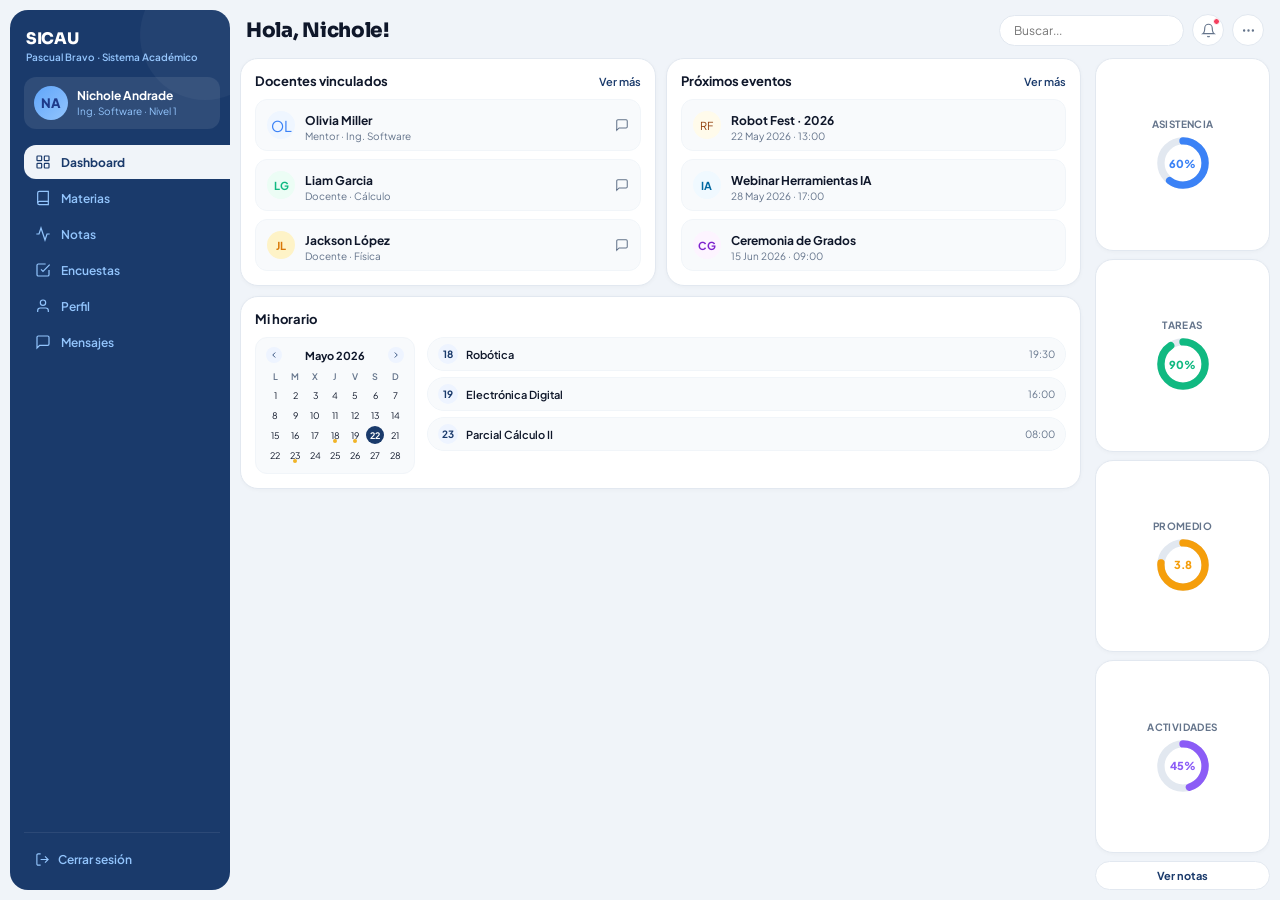
<file: SICAU.html>
<!doctype html>
<html lang="es">
  <head>
    <meta charset="UTF-8" />
    <meta name="viewport" content="width=device-width, initial-scale=1.0" />
    <title>SICAU — Pascual Bravo</title>
    <link
      href="https://fonts.googleapis.com/css2?family=Plus+Jakarta+Sans:ital,wght@0,300;0,400;0,500;0,600;0,700;0,800;1,400&family=Sora:wght@600;700;800&display=swap"
      rel="stylesheet"
    />
    <link rel="stylesheet" href="SICAU.css" />
  </head>
  <body>
    <div class="app">
      <!-- SIDEBAR -->
      <div class="sidebar">
        <div class="sb-brand">
          <div class="b-name">SICAU</div>
          <div class="b-sub">Pascual Bravo · Sistema Académico</div>
        </div>
        <div class="sb-user">
          <div class="av" id="sidebarAv"><span class="av-text">NA</span></div>
          <div>
            <div class="u-name">Nichole Andrade</div>
            <div class="u-prog">Ing. Software · Nivel 1</div>
          </div>
        </div>
        <nav class="sb-nav">
          <div class="nav-item active" onclick="goTo('dashboard', this)">
            <svg viewBox="0 0 24 24">
              <rect x="3" y="3" width="7" height="7" rx="1" />
              <rect x="14" y="3" width="7" height="7" rx="1" />
              <rect x="3" y="14" width="7" height="7" rx="1" />
              <rect x="14" y="14" width="7" height="7" rx="1" />
            </svg>
            Dashboard
          </div>
          <div class="nav-item" onclick="goTo('materias', this)">
            <svg viewBox="0 0 24 24">
              <path d="M4 19.5A2.5 2.5 0 016.5 17H20" />
              <path
                d="M6.5 2H20v20H6.5A2.5 2.5 0 014 19.5v-15A2.5 2.5 0 016.5 2z"
              />
            </svg>
            Materias
          </div>
          <div class="nav-item" onclick="goTo('notas', this)">
            <svg viewBox="0 0 24 24">
              <polyline points="22 12 18 12 15 21 9 3 6 12 2 12" />
            </svg>
            Notas
          </div>
          <div class="nav-item" onclick="goTo('encuestas', this)">
            <svg viewBox="0 0 24 24">
              <path d="M9 11l3 3L22 4" />
              <path d="M21 12v7a2 2 0 01-2 2H5a2 2 0 01-2-2V5a2 2 0 012-2h11" />
            </svg>
            Encuestas
          </div>
          <div class="nav-item" onclick="goTo('perfil', this)">
            <svg viewBox="0 0 24 24">
              <path d="M20 21v-2a4 4 0 00-4-4H8a4 4 0 00-4 4v2" />
              <circle cx="12" cy="7" r="4" />
            </svg>
            Perfil
          </div>
          <div class="nav-item" onclick="goTo('mensajes', this)">
            <svg viewBox="0 0 24 24">
              <path
                d="M21 15a2 2 0 01-2 2H7l-4 4V5a2 2 0 012-2h14a2 2 0 012 2z"
              />
            </svg>
            Mensajes
          </div>
        </nav>
        <div class="sb-bottom">
          <div class="logout" onclick="cerrarSesion()">
            <svg viewBox="0 0 24 24">
              <path d="M9 21H5a2 2 0 01-2-2V5a2 2 0 012-2h4" />
              <polyline points="16 17 21 12 16 7" />
              <line x1="21" y1="12" x2="9" y2="12" />
            </svg>
            Cerrar sesión
          </div>
        </div>
      </div>

      <!-- MAIN -->
      <div class="main">
        <div class="topbar">
          <div class="topbar-title" id="pageTitle">Hola, Nichole!</div>
          <div class="topbar-right">
            <input type="text" class="search" placeholder="Buscar..." />
            <div class="icon-btn">
              <svg viewBox="0 0 24 24">
                <path d="M18 8A6 6 0 006 8c0 7-3 9-3 9h18s-3-2-3-9" />
                <path d="M13.73 21a2 2 0 01-3.46 0" />
              </svg>
              <div class="notif-dot"></div>
            </div>
            <div class="icon-btn">
              <svg viewBox="0 0 24 24">
                <circle cx="12" cy="12" r="1" />
                <circle cx="19" cy="12" r="1" />
                <circle cx="5" cy="12" r="1" />
              </svg>
            </div>
          </div>
        </div>

        <!-- DASHBOARD -->
        <div id="page-dashboard" class="page active">
          <div class="dash-grid">
            <div class="left-col">
              <div class="g2">
                <div class="card">
                  <div class="card-head">
                    <span class="card-title">Docentes vinculados</span
                    ><span class="card-link">Ver más</span>
                  </div>
                  <div class="sub-row">
                    <div
                      class="mini-av"
                      style="
                        background: #eff6ff;
                        color: #3b82f6;
                        font-size: 15px;
                        font-weight: 400;
                      "
                    >
                      OL
                    </div>
                    <div>
                      <strong>Olivia Miller</strong
                      ><small>Mentor · Ing. Software</small>
                    </div>
                    <span class="ml-auto chat-ic"
                      ><svg viewBox="0 0 24 24">
                        <path
                          d="M21 15a2 2 0 01-2 2H7l-4 4V5a2 2 0 012-2h14a2 2 0 012 2z"
                        /></svg
                    ></span>
                  </div>
                  <div class="sub-row">
                    <div
                      class="mini-av"
                      style="
                        background: #ecfdf5;
                        color: #10b981;
                        font-size: 11px;
                      "
                    >
                      LG
                    </div>
                    <div>
                      <strong>Liam Garcia</strong
                      ><small>Docente · Cálculo</small>
                    </div>
                    <span class="ml-auto chat-ic"
                      ><svg viewBox="0 0 24 24">
                        <path
                          d="M21 15a2 2 0 01-2 2H7l-4 4V5a2 2 0 012-2h14a2 2 0 012 2z"
                        /></svg
                    ></span>
                  </div>
                  <div class="sub-row">
                    <div
                      class="mini-av"
                      style="
                        background: #fef3c7;
                        color: #d97706;
                        font-size: 11px;
                      "
                    >
                      JL
                    </div>
                    <div>
                      <strong>Jackson López</strong
                      ><small>Docente · Física</small>
                    </div>
                    <span class="ml-auto chat-ic"
                      ><svg viewBox="0 0 24 24">
                        <path
                          d="M21 15a2 2 0 01-2 2H7l-4 4V5a2 2 0 012-2h14a2 2 0 012 2z"
                        /></svg
                    ></span>
                  </div>
                </div>
                <div class="card">
                  <div class="card-head">
                    <span class="card-title">Próximos eventos</span
                    ><span class="card-link">Ver más</span>
                  </div>
                  <div class="sub-row">
                    <div
                      class="mini-av"
                      style="
                        background: #fffbeb;
                        font-size: 11px;
                        color: #92400e;
                        font-weight: 400;
                      "
                    >
                      RF
                    </div>
                    <div>
                      <strong>Robot Fest · 2026</strong
                      ><small>22 May 2026 · 13:00</small>
                    </div>
                  </div>
                  <div class="sub-row">
                    <div
                      class="mini-av"
                      style="
                        background: #f0f9ff;
                        font-size: 11px;
                        color: #0369a1;
                      "
                    >
                      IA
                    </div>
                    <div>
                      <strong>Webinar Herramientas IA</strong
                      ><small>28 May 2026 · 17:00</small>
                    </div>
                  </div>
                  <div class="sub-row">
                    <div
                      class="mini-av"
                      style="
                        background: #fdf4ff;
                        font-size: 11px;
                        color: #7e22ce;
                      "
                    >
                      CG
                    </div>
                    <div>
                      <strong>Ceremonia de Grados</strong
                      ><small>15 Jun 2026 · 09:00</small>
                    </div>
                  </div>
                </div>
              </div>

              <div class="card">
                <div class="card-head">
                  <span class="card-title">Mi horario</span>
                </div>
                <div class="cal-wrap">
                  <div class="mini-cal">
                    <div class="cal-header">
                      <div class="cal-nav">
                        <svg viewBox="0 0 24 24">
                          <polyline points="15 18 9 12 15 6" />
                        </svg>
                      </div>
                      <span>Mayo 2026</span>
                      <div class="cal-nav">
                        <svg viewBox="0 0 24 24">
                          <polyline points="9 18 15 12 9 6" />
                        </svg>
                      </div>
                    </div>
                    <div class="cal-days">
                      <span class="day-lbl">L</span
                      ><span class="day-lbl">M</span
                      ><span class="day-lbl">X</span
                      ><span class="day-lbl">J</span
                      ><span class="day-lbl">V</span
                      ><span class="day-lbl">S</span
                      ><span class="day-lbl">D</span> <span class="day">1</span
                      ><span class="day">2</span><span class="day">3</span
                      ><span class="day">4</span><span class="day">5</span
                      ><span class="day">6</span><span class="day">7</span>
                      <span class="day">8</span><span class="day">9</span
                      ><span class="day">10</span><span class="day">11</span
                      ><span class="day">12</span><span class="day">13</span
                      ><span class="day">14</span> <span class="day">15</span
                      ><span class="day">16</span><span class="day">17</span
                      ><span class="day has-event">18</span
                      ><span class="day has-event">19</span
                      ><span class="day today">22</span
                      ><span class="day">21</span> <span class="day">22</span
                      ><span class="day has-event">23</span
                      ><span class="day">24</span><span class="day">25</span
                      ><span class="day">26</span><span class="day">27</span
                      ><span class="day">28</span>
                    </div>
                  </div>
                  <div class="sched-list">
                    <div class="sched-item">
                      <span class="sched-date">18</span
                      ><span class="sched-name">Robótica</span
                      ><span class="sched-time">19:30</span>
                    </div>
                    <div class="sched-item">
                      <span class="sched-date">19</span
                      ><span class="sched-name">Electrónica Digital</span
                      ><span class="sched-time">16:00</span>
                    </div>
                    <div class="sched-item">
                      <span class="sched-date">23</span
                      ><span class="sched-name">Parcial Cálculo II</span
                      ><span class="sched-time">08:00</span>
                    </div>
                  </div>
                </div>
              </div>
            </div>

            <!-- RIGHT INDICATORS -->
            <div class="right-panel" id="progPanel">
              <div class="ind-card">
                <div class="ind-label">Asistencia</div>
                <div class="ring-wrap">
                  <svg viewBox="0 0 44 44">
                    <circle class="ring-bg" cx="22" cy="22" r="18" />
                    <circle
                      class="ring-fill"
                      id="ring-asist"
                      cx="22"
                      cy="22"
                      r="18"
                      stroke="#3b82f6"
                      stroke-dasharray="113.1"
                      stroke-dashoffset="113.1"
                      transform="rotate(-90 22 22)"
                    />
                  </svg>
                  <div class="ring-pct" style="color: #3b82f6">60%</div>
                </div>
              </div>
              <div class="ind-card">
                <div class="ind-label">Tareas</div>
                <div class="ring-wrap">
                  <svg viewBox="0 0 44 44">
                    <circle class="ring-bg" cx="22" cy="22" r="18" />
                    <circle
                      class="ring-fill"
                      id="ring-tareas"
                      cx="22"
                      cy="22"
                      r="18"
                      stroke="#10b981"
                      stroke-dasharray="113.1"
                      stroke-dashoffset="113.1"
                      transform="rotate(-90 22 22)"
                    />
                  </svg>
                  <div class="ring-pct" style="color: #10b981">90%</div>
                </div>
              </div>
              <div class="ind-card">
                <div class="ind-label">Promedio</div>
                <div class="ring-wrap">
                  <svg viewBox="0 0 44 44">
                    <circle class="ring-bg" cx="22" cy="22" r="18" />
                    <circle
                      class="ring-fill"
                      id="ring-prom"
                      cx="22"
                      cy="22"
                      r="18"
                      stroke="#f59e0b"
                      stroke-dasharray="113.1"
                      stroke-dashoffset="113.1"
                      transform="rotate(-90 22 22)"
                    />
                  </svg>
                  <div class="ring-pct" style="color: #f59e0b">3.8</div>
                </div>
              </div>
              <div class="ind-card">
                <div class="ind-label">Actividades</div>
                <div class="ring-wrap">
                  <svg viewBox="0 0 44 44">
                    <circle class="ring-bg" cx="22" cy="22" r="18" />
                    <circle
                      class="ring-fill"
                      id="ring-act"
                      cx="22"
                      cy="22"
                      r="18"
                      stroke="#8b5cf6"
                      stroke-dasharray="113.1"
                      stroke-dashoffset="113.1"
                      transform="rotate(-90 22 22)"
                    />
                  </svg>
                  <div class="ring-pct" style="color: #8b5cf6">45%</div>
                </div>
              </div>
              <div class="see-more-btn" onclick="goTo('notas', null)">
                Ver notas
              </div>
            </div>
          </div>
        </div>

        <!-- NOTAS -->
        <div id="page-notas" class="page">
          <div class="page-subhead">
            <div>
              <h2>Historial académico</h2>
              <small>1018242509 · Ing. Software · SNIES 10/2/6</small>
            </div>
            <select
              style="
                font-size: 11px;
                padding: 6px 10px;
                border: 1.5px solid var(--border);
                border-radius: 8px;
                background: var(--card);
                color: var(--text);
                outline: none;
              "
            >
              <option>Todos los periodos</option>
              <option>2026-1</option>
              <option>2025-2</option>
            </select>
          </div>
          <div class="alert-banner">
            <svg viewBox="0 0 24 24">
              <circle cx="12" cy="12" r="10" />
              <line x1="12" y1="8" x2="12" y2="12" />
              <line x1="12" y1="16" x2="12.01" y2="16" />
            </svg>
            <div>
              <strong>Periodo actual: 2026-1</strong>
              <span>— Promedio semestral: 0.0 (en curso)</span>
            </div>
          </div>
          <div class="notas-wrap">
            <div class="semester-block">
              <div class="sem-header">
                <span class="sem-title">Periodo 2026-1 — En curso</span
                ><span class="sem-avg">Prom: 0.0</span>
              </div>
              <table class="notas-table">
                <thead>
                  <tr>
                    <th>Asignatura</th>
                    <th>Tipo</th>
                    <th>Créditos</th>
                    <th>Estado</th>
                    <th>Nota</th>
                    <th>Concepto</th>
                  </tr>
                </thead>
                <tbody>
                  <tr>
                    <td>F98111 — CIENCIA, TECNOLOGÍA Y DESARROLLO</td>
                    <td>Form. Humanística</td>
                    <td>2</td>
                    <td>
                      <span class="status-dot dot-yellow"></span>Matriculada
                    </td>
                    <td>—</td>
                    <td><span class="nota-pill nota-p">En curso</span></td>
                  </tr>
                  <tr>
                    <td>F87111 — LENGUAJE Y CULTURA</td>
                    <td>Form. Humanística</td>
                    <td>2</td>
                    <td>
                      <span class="status-dot dot-yellow"></span>Matriculada
                    </td>
                    <td>—</td>
                    <td><span class="nota-pill nota-p">En curso</span></td>
                  </tr>
                  <tr>
                    <td>F82111 — PENSAMIENTO CREATIVO</td>
                    <td>Form. Humanística</td>
                    <td>2</td>
                    <td>
                      <span class="status-dot dot-yellow"></span>Matriculada
                    </td>
                    <td>—</td>
                    <td><span class="nota-pill nota-p">En curso</span></td>
                  </tr>
                  <tr>
                    <td>F87311 — RAZONAMIENTO MATEMÁTICO Y ANALÍTICO</td>
                    <td>Fund. Básica</td>
                    <td>3</td>
                    <td>
                      <span class="status-dot dot-yellow"></span>Matriculada
                    </td>
                    <td>—</td>
                    <td><span class="nota-pill nota-p">En curso</span></td>
                  </tr>
                  <tr>
                    <td>F88111 — INGLÉS 1</td>
                    <td>Form. Humanística</td>
                    <td>2</td>
                    <td>
                      <span class="status-dot dot-yellow"></span>Matriculada
                    </td>
                    <td>—</td>
                    <td><span class="nota-pill nota-p">En curso</span></td>
                  </tr>
                  <tr>
                    <td>SU1001 — DESARROLLO DE PENSAMIENTO COMPUTACIONAL</td>
                    <td>Fund. Básica Prof.</td>
                    <td>4</td>
                    <td>
                      <span class="status-dot dot-yellow"></span>Matriculada
                    </td>
                    <td>—</td>
                    <td><span class="nota-pill nota-p">En curso</span></td>
                  </tr>
                </tbody>
              </table>
            </div>

            <div
              style="display: grid; grid-template-columns: 1fr 1fr; gap: 10px"
            >
              <div class="info-card">
                <h3>Resumen académico</h3>
                <div class="info-row">
                  <span class="info-lbl">Estado</span
                  ><span class="info-val">Matriculado</span>
                </div>
                <div class="info-row">
                  <span class="info-lbl">PCS</span
                  ><span class="info-val">0.0</span>
                </div>
                <div class="info-row">
                  <span class="info-lbl">PCA</span
                  ><span class="info-val">0.0</span>
                </div>
                <div class="info-row">
                  <span class="info-lbl">Nivel</span
                  ><span class="info-val">1</span>
                </div>
              </div>
              <div class="info-card">
                <h3>Créditos</h3>
                <div class="info-row">
                  <span class="info-lbl">Cursados</span
                  ><span class="info-val">0</span>
                </div>
                <div class="info-row">
                  <span class="info-lbl">Aprobados</span
                  ><span class="info-val">0</span>
                </div>
                <div class="info-row">
                  <span class="info-lbl">Faltantes</span
                  ><span class="info-val">160</span>
                </div>
                <div class="info-row">
                  <span class="info-lbl">Totales</span
                  ><span class="info-val">160</span>
                </div>
              </div>
            </div>
          </div>
        </div>

        <!-- MATERIAS -->
        <div id="page-materias" class="page">
          <div class="page-subhead">
            <h2>Mis materias</h2>
            <small>Periodo 2026-1 · 6 asignaturas · 15 créditos</small>
          </div>
          <div class="tabs">
            <button class="tab active">Actuales</button>
            <button class="tab">Cancelar asignatura</button>
            <button class="tab">Malla curricular</button>
          </div>
          <div class="materias-wrap">
            <div class="materia-card">
              <div class="mat-head">
                <div
                  class="mat-icon"
                  style="
                    background: #eff6ff;
                    color: #3b82f6;
                    font-size: 18px;
                    font-weight: 800;
                  "
                >
                  M
                </div>
                <span
                  class="mat-chip"
                  style="background: #dbeafe; color: #1d4ed8"
                  >2 créditos</span
                >
              </div>
              <div class="mat-code">F87311</div>
              <div class="mat-name">Razonamiento Matemático y Analítico</div>
              <div class="mat-teacher">Dr. Jorge Restrepo · Lunes 7–9am</div>
              <div class="mat-progress-bar">
                <div
                  class="mat-fill"
                  style="width: 35%; background: #3b82f6"
                ></div>
              </div>
              <div class="mat-footer">
                <span class="mat-credits">Avance</span
                ><span class="mat-pct" style="color: #3b82f6">35%</span>
              </div>
            </div>
            <div class="materia-card">
              <div class="mat-head">
                <div
                  class="mat-icon"
                  style="
                    background: #ecfdf5;
                    color: #059669;
                    font-size: 18px;
                    font-weight: 800;
                  "
                >
                  C
                </div>
                <span
                  class="mat-chip"
                  style="background: #dcfce7; color: #15803d"
                  >4 créditos</span
                >
              </div>
              <div class="mat-code">SU1001</div>
              <div class="mat-name">
                Desarrollo de Pensamiento Computacional
              </div>
              <div class="mat-teacher">Ing. Valentina Torres · Mar 14–16h</div>
              <div class="mat-progress-bar">
                <div
                  class="mat-fill"
                  style="width: 42%; background: #10b981"
                ></div>
              </div>
              <div class="mat-footer">
                <span class="mat-credits">Avance</span
                ><span class="mat-pct" style="color: #10b981">42%</span>
              </div>
            </div>
            <div class="materia-card">
              <div class="mat-head">
                <div
                  class="mat-icon"
                  style="
                    background: #fffbeb;
                    color: #d97706;
                    font-size: 18px;
                    font-weight: 800;
                  "
                >
                  L
                </div>
                <span
                  class="mat-chip"
                  style="background: #fef3c7; color: #92400e"
                  >2 créditos</span
                >
              </div>
              <div class="mat-code">F87111</div>
              <div class="mat-name">Lenguaje y Cultura</div>
              <div class="mat-teacher">Prof. Ana Gómez · Mié 10–12h</div>
              <div class="mat-progress-bar">
                <div
                  class="mat-fill"
                  style="width: 28%; background: #f59e0b"
                ></div>
              </div>
              <div class="mat-footer">
                <span class="mat-credits">Avance</span
                ><span class="mat-pct" style="color: #f59e0b">28%</span>
              </div>
            </div>
            <div class="materia-card">
              <div class="mat-head">
                <div
                  class="mat-icon"
                  style="
                    background: #fdf4ff;
                    color: #7e22ce;
                    font-size: 18px;
                    font-weight: 800;
                  "
                >
                  T
                </div>
                <span
                  class="mat-chip"
                  style="background: #f3e8ff; color: #7e22ce"
                  >2 créditos</span
                >
              </div>
              <div class="mat-code">F98111</div>
              <div class="mat-name">Ciencia, Tecnología y Desarrollo</div>
              <div class="mat-teacher">Dr. Luis Herrera · Jue 8–10h</div>
              <div class="mat-progress-bar">
                <div
                  class="mat-fill"
                  style="width: 50%; background: #8b5cf6"
                ></div>
              </div>
              <div class="mat-footer">
                <span class="mat-credits">Avance</span
                ><span class="mat-pct" style="color: #8b5cf6">50%</span>
              </div>
            </div>
            <div class="materia-card">
              <div class="mat-head">
                <div
                  class="mat-icon"
                  style="
                    background: #fef2f2;
                    color: #b91c1c;
                    font-size: 18px;
                    font-weight: 800;
                  "
                >
                  P
                </div>
                <span
                  class="mat-chip"
                  style="background: #fee2e2; color: #b91c1c"
                  >2 créditos</span
                >
              </div>
              <div class="mat-code">F82111</div>
              <div class="mat-name">Pensamiento Creativo</div>
              <div class="mat-teacher">Lic. Marcela Ruiz · Vie 13–15h</div>
              <div class="mat-progress-bar">
                <div
                  class="mat-fill"
                  style="width: 20%; background: #f43f5e"
                ></div>
              </div>
              <div class="mat-footer">
                <span class="mat-credits">Avance</span
                ><span class="mat-pct" style="color: #f43f5e">20%</span>
              </div>
            </div>
            <div class="materia-card">
              <div class="mat-head">
                <div
                  class="mat-icon"
                  style="
                    background: #f0fdf4;
                    color: #065f46;
                    font-size: 18px;
                    font-weight: 800;
                  "
                >
                  I
                </div>
                <span
                  class="mat-chip"
                  style="background: #d1fae5; color: #065f46"
                  >2 créditos</span
                >
              </div>
              <div class="mat-code">F88111</div>
              <div class="mat-name">Inglés 1</div>
              <div class="mat-teacher">Teacher Mike Brown · Lun 16–18h</div>
              <div class="mat-progress-bar">
                <div
                  class="mat-fill"
                  style="width: 60%; background: #10b981"
                ></div>
              </div>
              <div class="mat-footer">
                <span class="mat-credits">Avance</span
                ><span class="mat-pct" style="color: #10b981">60%</span>
              </div>
            </div>
          </div>
        </div>

        <!-- ENCUESTAS -->
        <div id="page-encuestas" class="page">
          <div class="page-subhead">
            <h2>Encuestas</h2>
            <small>3 pendientes · 2 completadas</small>
          </div>
          <div class="encuestas-wrap">
            <div class="survey-card">
              <div class="surv-icon" style="background: #fef2f2">
                <svg
                  width="20"
                  height="20"
                  viewBox="0 0 24 24"
                  fill="none"
                  stroke="#b91c1c"
                  stroke-width="1.8"
                >
                  <path
                    d="M14 2H6a2 2 0 00-2 2v16a2 2 0 002 2h12a2 2 0 002-2V8z"
                  />
                  <polyline points="14,2 14,8 20,8" />
                  <line x1="16" y1="13" x2="8" y2="13" />
                  <line x1="16" y1="17" x2="8" y2="17" />
                </svg>
              </div>
              <div class="surv-body">
                <div class="surv-title">
                  Encuesta de satisfacción docente 2026-1
                </div>
                <div class="surv-meta">
                  Evaluación · Todas las asignaturas · Anónima
                </div>
                <div class="surv-deadline" style="color: #b91c1c">
                  Vence: 30 mayo, 2026
                </div>
              </div>
              <div class="surv-actions">
                <span class="badge-urgent">Urgente</span
                ><button class="btn-surv">Responder</button>
              </div>
            </div>
            <div class="survey-card">
              <div class="surv-icon" style="background: #eff6ff">
                <svg
                  width="20"
                  height="20"
                  viewBox="0 0 24 24"
                  fill="none"
                  stroke="#1d4ed8"
                  stroke-width="1.8"
                >
                  <path d="M3 9l9-7 9 7v11a2 2 0 01-2 2H5a2 2 0 01-2-2z" />
                  <polyline points="9,22 9,12 15,12 15,22" />
                </svg>
              </div>
              <div class="surv-body">
                <div class="surv-title">
                  Caracterización socioeconómica — Matrícula cero 2026-1
                </div>
                <div class="surv-meta">
                  Apoyo económico · Formulario de inscripción
                </div>
                <div class="surv-deadline" style="color: #92400e">
                  Vence: 6 junio, 2026
                </div>
              </div>
              <div class="surv-actions">
                <span class="badge-open">Abierta</span
                ><button class="btn-surv">Diligenciar</button>
              </div>
            </div>
            <div class="survey-card">
              <div class="surv-icon" style="background: #ecfdf5">
                <svg
                  width="20"
                  height="20"
                  viewBox="0 0 24 24"
                  fill="none"
                  stroke="#059669"
                  stroke-width="1.8"
                >
                  <path
                    d="M20.84 4.61a5.5 5.5 0 00-7.78 0L12 5.67l-1.06-1.06a5.5 5.5 0 00-7.78 7.78l1.06 1.06L12 21.23l7.78-7.78 1.06-1.06a5.5 5.5 0 000-7.78z"
                  />
                </svg>
              </div>
              <div class="surv-body">
                <div class="surv-title">
                  Encuesta de bienestar estudiantil — Primer semestre
                </div>
                <div class="surv-meta">
                  Bienestar · Salud mental y condiciones de vida
                </div>
                <div class="surv-deadline" style="color: #15803d">
                  Vence: 15 junio, 2026
                </div>
              </div>
              <div class="surv-actions">
                <span class="badge-open">Abierta</span
                ><button class="btn-surv">Responder</button>
              </div>
            </div>
            <div class="survey-card" style="opacity: 0.65">
              <div class="surv-icon" style="background: #f8fafc">
                <svg
                  width="20"
                  height="20"
                  viewBox="0 0 24 24"
                  fill="none"
                  stroke="#64748b"
                  stroke-width="1.8"
                >
                  <polyline points="20 6 9 17 4 12" />
                </svg>
              </div>
              <div class="surv-body">
                <div class="surv-title">
                  Encuesta de inducción institucional 2026
                </div>
                <div class="surv-meta">
                  Institucional · Orientación a nuevos estudiantes
                </div>
                <div class="surv-deadline" style="color: var(--muted)">
                  Completada: 2 feb, 2026
                </div>
              </div>
              <div class="surv-actions">
                <span class="badge-closed">Cerrada</span
                ><button class="btn-surv-outline">Ver respuestas</button>
              </div>
            </div>
            <div class="survey-card" style="opacity: 0.65">
              <div class="surv-icon" style="background: #f8fafc">
                <svg
                  width="20"
                  height="20"
                  viewBox="0 0 24 24"
                  fill="none"
                  stroke="#64748b"
                  stroke-width="1.8"
                >
                  <line x1="18" y1="20" x2="18" y2="10" />
                  <line x1="12" y1="20" x2="12" y2="4" />
                  <line x1="6" y1="20" x2="6" y2="14" />
                </svg>
              </div>
              <div class="surv-body">
                <div class="surv-title">
                  Evaluación de actividades de bienestar 2025-2
                </div>
                <div class="surv-meta">Bienestar · Semestre anterior</div>
                <div class="surv-deadline" style="color: var(--muted)">
                  Completada: 15 dic, 2025
                </div>
              </div>
              <div class="surv-actions">
                <span class="badge-closed">Cerrada</span
                ><button class="btn-surv-outline">Ver respuestas</button>
              </div>
            </div>
          </div>
        </div>

        <!-- PERFIL -->
        <div id="page-perfil" class="page">
          <div class="page-subhead">
            <h2>Perfil</h2>
            <small>Gestiona tu información personal</small>
          </div>
          <div class="profile-layout">
            <div class="profile-left">
              <div class="profile-hero">
                <div
                  class="profile-av"
                  id="profileAv"
                  onclick="document.getElementById('avatarInput').click()"
                >
                  <span class="av-text-big" id="profileInitials">NA</span>
                  <div class="av-overlay">
                    <svg viewBox="0 0 24 24">
                      <path
                        d="M23 19a2 2 0 01-2 2H3a2 2 0 01-2-2V8a2 2 0 012-2h4l2-3h6l2 3h4a2 2 0 012 2z"
                      />
                      <circle cx="12" cy="13" r="4" />
                    </svg>
                  </div>
                </div>
                <input
                  type="file"
                  id="avatarInput"
                  accept="image/*"
                  style="display: none"
                  onchange="changeAvatar(this)"
                />
                <div class="p-name">Nichole Andrade Córdoba</div>
                <div class="p-id">ID: 1018242509</div>
                <div class="p-prog">Ingeniería de Software · JORNADA ÚNICA</div>
                <div class="p-stats">
                  <div class="p-stat">
                    <div class="p-stat-num">1</div>
                    <div class="p-stat-lbl">Nivel</div>
                  </div>
                  <div class="p-stat">
                    <div class="p-stat-num">15</div>
                    <div class="p-stat-lbl">Créditos</div>
                  </div>
                  <div class="p-stat">
                    <div class="p-stat-num">6</div>
                    <div class="p-stat-lbl">Materias</div>
                  </div>
                </div>
              </div>

              <div class="info-card">
                <h3>
                  Datos personales
                  <span
                    style="
                      font-size: 11px;
                      font-weight: 600;
                      color: var(--blue);
                      cursor: pointer;
                    "
                    onclick="toggleEditMode()"
                    >Editar</span
                  >
                </h3>
                <div class="info-row">
                  <span class="info-lbl">Documento</span
                  ><span class="info-val">C.C. 0000000000</span>
                </div>
                <div class="info-row" id="row-email">
                  <span class="info-lbl">Correo institucional</span>
                  <span
                    class="info-val editable"
                    onclick="
                      editField(
                        'email',
                        'nichole.andrade509@pascualbravo.edu.co',
                      )
                    "
                    >nichole.andrade509@pascualbravo.edu.co</span
                  >
                </div>
                <div class="info-row" id="row-phone">
                  <span class="info-lbl">Teléfono</span>
                  <span
                    class="info-val editable"
                    onclick="editField('phone', '+57 312 000 0000')"
                    >+57 312 000 0000</span
                  >
                </div>
                <div class="info-row" id="row-city">
                  <span class="info-lbl">Ciudad</span>
                  <span
                    class="info-val editable"
                    onclick="editField('city', 'Medellín, Antioquia')"
                    >Medellín, Antioquia</span
                  >
                </div>
                <div class="info-row" id="row-estrato">
                  <span class="info-lbl">Estrato</span>
                  <span
                    class="info-val editable"
                    onclick="editField('estrato', '2')"
                    >2</span
                  >
                </div>
              </div>
            </div>

            <div class="profile-right">
              <div class="work-card">
                <h3>
                  Información laboral <span onclick="saveWork()">Guardar</span>
                </h3>
                <div class="work-field">
                  <label>Empresa / Lugar de trabajo</label>
                  <input
                    type="text"
                    placeholder="Ej. Empresa XYZ, Freelance, No trabajo actualmente..."
                    id="work-empresa"
                  />
                </div>
                <div class="work-field">
                  <label>Cargo o rol</label>
                  <input
                    type="text"
                    placeholder="Ej. Desarrollador junior, Practicante..."
                    id="work-cargo"
                  />
                </div>
                <div class="work-field">
                  <label>Horario laboral</label>
                  <div class="work-schedule">
                    <div>
                      <label
                        style="
                          font-size: 10px;
                          color: var(--muted);
                          margin-bottom: 3px;
                          display: block;
                        "
                        >Entrada</label
                      >
                      <input type="time" id="work-entrada" value="08:00" />
                    </div>
                    <div>
                      <label
                        style="
                          font-size: 10px;
                          color: var(--muted);
                          margin-bottom: 3px;
                          display: block;
                        "
                        >Salida</label
                      >
                      <input type="time" id="work-salida" value="17:00" />
                    </div>
                  </div>
                </div>
                <div class="work-field">
                  <label>Dias laborales</label>
                  <div
                    style="display: flex; gap: 5px; flex-wrap: wrap"
                    id="dias-container"
                  >
                    <span
                      class="dia-chip"
                      data-day="L"
                      onclick="toggleDia(this)"
                      >L</span
                    >
                    <span
                      class="dia-chip"
                      data-day="M"
                      onclick="toggleDia(this)"
                      >M</span
                    >
                    <span
                      class="dia-chip"
                      data-day="X"
                      onclick="toggleDia(this)"
                      >X</span
                    >
                    <span
                      class="dia-chip"
                      data-day="J"
                      onclick="toggleDia(this)"
                      >J</span
                    >
                    <span
                      class="dia-chip"
                      data-day="V"
                      onclick="toggleDia(this)"
                      >V</span
                    >
                    <span
                      class="dia-chip"
                      data-day="S"
                      onclick="toggleDia(this)"
                      >S</span
                    >
                    <span
                      class="dia-chip"
                      data-day="D"
                      onclick="toggleDia(this)"
                      >D</span
                    >
                  </div>
                </div>
                <div class="work-field">
                  <label>Observaciones</label>
                  <textarea
                    rows="2"
                    placeholder="Ej. Trabajo remoto, turnos rotativos..."
                    id="work-obs"
                  ></textarea>
                </div>
                <button class="btn-save-work" onclick="saveWork()">
                  Guardar información laboral
                </button>
              </div>

              <div class="info-card" id="work-saved" style="display: none">
                <h3>Datos laborales guardados</h3>
                <div id="work-saved-content"></div>
              </div>
            </div>
          </div>
        </div>

        <!-- MENSAJES -->
        <div id="page-mensajes" class="page">
          <div class="page-subhead">
            <h2>Mensajes</h2>
            <small>3 sin leer</small>
          </div>
          <div class="empty-state">
            <svg
              width="48"
              height="48"
              viewBox="0 0 24 24"
              fill="none"
              stroke="currentColor"
              stroke-width="1.2"
            >
              <path
                d="M21 15a2 2 0 01-2 2H7l-4 4V5a2 2 0 012-2h14a2 2 0 012 2z"
              />
            </svg>
            <span style="font-size: 13px; font-weight: 600"
              >Módulo de mensajes próximamente</span
            >
          </div>
        </div>
      </div>
    </div>

    <style>
      .dia-chip {
        width: 28px;
        height: 28px;
        border-radius: 50%;
        display: flex;
        align-items: center;
        justify-content: center;
        font-size: 11px;
        font-weight: 700;
        cursor: pointer;
        background: var(--sub);
        border: 1px solid var(--border);
        color: var(--muted);
        transition: all 0.15s;
      }
      .dia-chip.active {
        background: var(--blue);
        color: #fff;
        border-color: var(--blue);
      }
    </style>

    <script>
      function cerrarSesion() {
        // borrar usuario guardado
        localStorage.removeItem("usuarioActivo");

        // enviar al login
        window.location.href = "login.html";
      }
    </script>

    <script src="SICAU.js"></script>
  </body>
</html>
</file>
<file: SICAU.css>
:root {
        --blue: #1a3a6b;
        --blue-mid: #1e4fad;
        --blue-light: #3b82f6;
        --blue-pale: #eef4ff;
        --gold: #f0b429;
        --green: #10b981;
        --rose: #f43f5e;
        --amber: #f59e0b;
        --purple: #8b5cf6;
        --bg: #f0f4f9;
        --card: #ffffff;
        --sub: #f8fafc;
        --border: #e2e8f0;
        --text: #0f172a;
        --muted: #64748b;
        --r-lg: 18px;
        --r-md: 12px;
        --r-sm: 8px;
        --sb-w: 220px;
      }
      * {
        box-sizing: border-box;
        margin: 0;
        padding: 0;
      }
      body {
        font-family: "Plus Jakarta Sans", sans-serif;
        background: var(--bg);
        color: var(--text);
        height: 100vh;
        overflow: hidden;
      }
      a {
        text-decoration: none;
        color: inherit;
      }
      button {
        font-family: inherit;
        cursor: pointer;
        border: none;
        background: none;
      }
      input,
      select,
      textarea {
        font-family: inherit;
      }

      .app {
        display: flex;
        height: 100vh;
        padding: 10px;
        gap: 10px;
        overflow: hidden;
      }

      /* SIDEBAR */
      .sidebar {
        width: var(--sb-w);
        background: var(--blue);
        border-radius: var(--r-lg);
        display: flex;
        flex-direction: column;
        padding: 18px 10px 14px 14px;
        flex-shrink: 0;
        position: relative;
        overflow: hidden;
      }
      .sidebar::before {
        content: "";
        position: absolute;
        right: -40px;
        top: -40px;
        width: 130px;
        height: 130px;
        border-radius: 50%;
        background: rgba(255, 255, 255, 0.04);
        pointer-events: none;
      }
      .sb-brand {
        padding: 0 0 14px 2px;
      }
      .sb-brand .b-name {
        font-family: "Sora", sans-serif;
        font-size: 16px;
        font-weight: 800;
        color: #fff;
        letter-spacing: -0.3px;
      }
      .sb-brand .b-sub {
        font-size: 10px;
        color: #93c5fd;
        font-weight: 600;
        margin-top: 2px;
      }
      .sb-user {
        display: flex;
        align-items: center;
        gap: 9px;
        background: rgba(255, 255, 255, 0.09);
        border-radius: var(--r-md);
        padding: 9px 10px;
        margin-bottom: 16px;
      }
      .av {
        width: 34px;
        height: 34px;
        border-radius: 50%;
        background: linear-gradient(135deg, #60a5fa, #93c5fd);
        display: flex;
        align-items: center;
        justify-content: center;
        font-size: 13px;
        font-weight: 800;
        color: #1e3a8a;
        flex-shrink: 0;
        overflow: hidden;
        position: relative;
      }
      .av img {
        position: absolute;
        inset: 0;
        width: 100%;
        height: 100%;
        object-fit: cover;
        border-radius: 50%;
      }
      .av-text {
        position: relative;
        z-index: 0;
      }
      .u-name {
        font-size: 12px;
        font-weight: 700;
        color: #fff;
        line-height: 1.2;
      }
      .u-prog {
        font-size: 10px;
        color: #93c5fd;
        margin-top: 2px;
      }
      .sb-nav {
        flex: 1;
        display: flex;
        flex-direction: column;
        gap: 2px;
      }
      .nav-item {
        display: flex;
        align-items: center;
        gap: 10px;
        padding: 9px 11px;
        border-radius: var(--r-md) 0 0 var(--r-md);
        cursor: pointer;
        color: #93c5fd;
        font-size: 12px;
        font-weight: 600;
        transition: all 0.15s;
        position: relative;
      }
      .nav-item svg {
        width: 16px;
        height: 16px;
        stroke: currentColor;
        fill: none;
        stroke-width: 1.8;
        flex-shrink: 0;
      }
      .nav-item:hover {
        color: #fff;
        background: rgba(255, 255, 255, 0.08);
      }
      .nav-item.active {
        background: var(--bg);
        color: var(--blue);
        font-weight: 700;
        margin-right: -10px;
        padding-right: 20px;
      }
      .sb-bottom {
        padding-top: 10px;
        border-top: 1px solid rgba(255, 255, 255, 0.08);
      }
      .logout {
        display: flex;
        align-items: center;
        gap: 8px;
        padding: 9px 11px;
        border-radius: var(--r-md);
        color: #93c5fd;
        font-size: 12px;
        font-weight: 600;
        cursor: pointer;
        transition: color 0.15s;
      }
      .logout:hover {
        color: #f87171;
      }
      .logout svg {
        width: 15px;
        height: 15px;
        stroke: currentColor;
        fill: none;
        stroke-width: 1.8;
      }

      /* MAIN */
      .main {
        flex: 1;
        display: flex;
        flex-direction: column;
        overflow: hidden;
        min-width: 0;
      }
      .topbar {
        display: flex;
        align-items: center;
        justify-content: space-between;
        padding: 4px 6px 12px 6px;
        flex-shrink: 0;
      }
      .topbar-title {
        font-family: "Sora", sans-serif;
        font-size: 20px;
        font-weight: 800;
        color: var(--text);
        letter-spacing: -0.3px;
      }
      .topbar-right {
        display: flex;
        align-items: center;
        gap: 8px;
      }
      .search {
        background: var(--card);
        border: 1px solid var(--border);
        border-radius: 30px;
        padding: 7px 14px;
        font-size: 12px;
        width: 185px;
        outline: none;
        color: var(--text);
        transition: border-color 0.15s;
      }
      .search:focus {
        border-color: var(--blue-light);
      }
      .icon-btn {
        width: 32px;
        height: 32px;
        border-radius: 50%;
        background: var(--card);
        border: 1px solid var(--border);
        display: flex;
        align-items: center;
        justify-content: center;
        cursor: pointer;
        color: var(--muted);
        position: relative;
        transition: background 0.15s;
      }
      .icon-btn:hover {
        background: var(--blue-pale);
        color: var(--blue);
      }
      .icon-btn svg {
        width: 15px;
        height: 15px;
        stroke: currentColor;
        fill: none;
        stroke-width: 1.8;
      }
      .notif-dot {
        position: absolute;
        top: 3px;
        right: 3px;
        width: 7px;
        height: 7px;
        border-radius: 50%;
        background: var(--rose);
        border: 1.5px solid var(--card);
      }

      /* PAGES */
      .page {
        display: none;
        flex: 1;
        overflow: hidden;
        flex-direction: column;
      }
      .page.active {
        display: flex;
      }

      /* DASHBOARD */
      .dash-grid {
        display: grid;
        grid-template-columns: 1fr 175px;
        gap: 10px;
        flex: 1;
        overflow: hidden;
      }
      .left-col {
        display: flex;
        flex-direction: column;
        gap: 10px;
        overflow-y: auto;
        overflow-x: hidden;
        padding-right: 4px;
      }
      .left-col::-webkit-scrollbar {
        width: 4px;
      }
      .left-col::-webkit-scrollbar-thumb {
        background: var(--border);
        border-radius: 4px;
      }
      .g2 {
        display: grid;
        grid-template-columns: 1fr 1fr;
        gap: 10px;
      }

      /* CARDS */
      .card {
        background: var(--card);
        border: 1px solid var(--border);
        border-radius: var(--r-lg);
        padding: 14px;
        box-shadow: 0 1px 4px rgba(0, 0, 0, 0.03);
        display: flex;
        flex-direction: column;
        gap: 8px;
        overflow: hidden;
      }
      .card-head {
        display: flex;
        align-items: center;
        justify-content: space-between;
        margin-bottom: 2px;
      }
      .card-title {
        font-size: 13px;
        font-weight: 700;
        color: var(--text);
      }
      .card-link {
        font-size: 11px;
        color: var(--blue);
        font-weight: 600;
        cursor: pointer;
      }
      .card-link:hover {
        text-decoration: underline;
      }
      .sub-row {
        background: var(--sub);
        border: 1px solid #f1f5f9;
        border-radius: var(--r-md);
        padding: 8px 11px;
        display: flex;
        align-items: center;
        gap: 10px;
      }
      .sub-row strong {
        font-size: 12px;
        color: var(--text);
      }
      .sub-row small {
        font-size: 10px;
        color: var(--muted);
        display: block;
        margin-top: 1px;
      }
      .mini-av {
        width: 28px;
        height: 28px;
        border-radius: 50%;
        display: flex;
        align-items: center;
        justify-content: center;
        font-size: 13px;
        flex-shrink: 0;
        font-weight: 700;
      }
      .ml-auto {
        margin-left: auto;
      }
      .chat-ic {
        color: var(--muted);
        cursor: pointer;
        transition: color 0.15s;
      }
      .chat-ic:hover {
        color: var(--blue);
      }
      .chat-ic svg {
        width: 14px;
        height: 14px;
        stroke: currentColor;
        fill: none;
        stroke-width: 1.8;
      }

      /* CALENDAR — fixed layout */
      .cal-wrap {
        display: grid;
        grid-template-columns: auto 1fr;
        gap: 12px;
        align-items: start;
      }
      .mini-cal {
        background: var(--sub);
        border: 1px solid #f1f5f9;
        border-radius: var(--r-md);
        padding: 9px 10px;
        width: 160px;
        font-size: 10px;
        flex-shrink: 0;
      }
      .cal-header {
        display: flex;
        align-items: center;
        justify-content: space-between;
        margin-bottom: 6px;
      }
      .cal-header span {
        font-size: 11px;
        font-weight: 700;
        color: var(--text);
      }
      .cal-nav {
        width: 16px;
        height: 16px;
        border-radius: 50%;
        background: var(--blue-pale);
        display: flex;
        align-items: center;
        justify-content: center;
        cursor: pointer;
        color: var(--blue);
      }
      .cal-nav svg {
        width: 10px;
        height: 10px;
        stroke: currentColor;
        fill: none;
        stroke-width: 2;
      }
      .cal-days {
        display: grid;
        grid-template-columns: repeat(7, 1fr);
        gap: 2px;
        text-align: center;
      }
      .cal-days .day-lbl {
        color: var(--muted);
        font-weight: 600;
        font-size: 9px;
        padding: 2px 0;
      }
      .cal-days .day {
        height: 18px;
        display: flex;
        align-items: center;
        justify-content: center;
        border-radius: 50%;
        font-size: 9px;
        cursor: pointer;
        transition: background 0.12s;
      }
      .cal-days .day:hover {
        background: var(--blue-pale);
        color: var(--blue);
      }
      .cal-days .day.today {
        background: var(--blue);
        color: #fff;
        font-weight: 700;
      }
      .cal-days .day.has-event {
        position: relative;
      }
      .cal-days .day.has-event::after {
        content: "";
        position: absolute;
        bottom: 1px;
        left: 50%;
        transform: translateX(-50%);
        width: 4px;
        height: 4px;
        border-radius: 50%;
        background: var(--gold);
      }
      .sched-list {
        display: flex;
        flex-direction: column;
        gap: 6px;
      }
      .sched-item {
        background: var(--sub);
        border: 1px solid #f1f5f9;
        border-radius: 30px;
        padding: 6px 10px;
        display: flex;
        align-items: center;
        gap: 8px;
        font-size: 11px;
      }
      .sched-date {
        width: 20px;
        height: 20px;
        border-radius: 50%;
        background: var(--blue-pale);
        color: var(--blue);
        display: flex;
        align-items: center;
        justify-content: center;
        font-size: 10px;
        font-weight: 700;
        flex-shrink: 0;
      }
      .sched-name {
        flex: 1;
        font-weight: 600;
      }
      .sched-time {
        color: var(--muted);
        font-size: 10px;
      }

      /* PROJECTS */

      /* RIGHT PANEL — progress rings */
      .right-panel {
        display: flex;
        flex-direction: column;
        gap: 8px;
        height: 100%;
        overflow: hidden;
      }
      .ind-card {
        background: var(--card);
        border: 1px solid var(--border);
        border-radius: var(--r-lg);
        padding: 10px;
        display: flex;
        flex-direction: column;
        align-items: center;
        justify-content: center;
        gap: 6px;
        flex: 1;
        box-shadow: 0 1px 4px rgba(0, 0, 0, 0.03);
      }
      .ind-label {
        font-size: 10px;
        font-weight: 700;
        color: var(--muted);
        text-transform: uppercase;
        letter-spacing: 0.4px;
      }
      .ind-val {
        font-size: 13px;
        font-weight: 800;
        color: var(--text);
      }
      .ring-wrap {
        position: relative;
        width: 54px;
        height: 54px;
      }
      .ring-wrap svg {
        width: 54px;
        height: 54px;
      }
      .ring-bg {
        fill: none;
        stroke: #e2e8f0;
        stroke-width: 6;
      }
      .ring-fill {
        fill: none;
        stroke-width: 6;
        stroke-linecap: round;
        transition: stroke-dashoffset 1.3s cubic-bezier(0.4, 0, 0.2, 1);
      }
      .ring-pct {
        position: absolute;
        inset: 0;
        display: flex;
        align-items: center;
        justify-content: center;
        font-size: 11px;
        font-weight: 800;
      }
      .see-more-btn {
        background: var(--card);
        border: 1px solid var(--border);
        border-radius: 20px;
        padding: 7px;
        text-align: center;
        font-size: 11px;
        font-weight: 700;
        color: var(--blue);
        cursor: pointer;
        flex-shrink: 0;
        transition: background 0.15s;
      }
      .see-more-btn:hover {
        background: var(--blue-pale);
      }

      /* NOTAS */
      .notas-wrap {
        display: flex;
        flex-direction: column;
        gap: 12px;
        flex: 1;
        overflow-y: auto;
        padding-right: 4px;
        min-height: 0;
      }
      #page-notas {
        overflow: hidden;
      }

      #page-notas .notas-wrap {
        flex: 1;
        min-height: 0;
        overflow-y: auto;
        padding-right: 4px;
      }
      .notas-wrap::-webkit-scrollbar {
        width: 4px;
      }
      .notas-wrap::-webkit-scrollbar-thumb {
        background: var(--border);
        border-radius: 4px;
      }
      .semester-block {
        background: var(--card);
        border: 1px solid var(--border);
        border-radius: var(--r-lg);
        overflow: hidden;
        box-shadow: 0 1px 4px rgba(0, 0, 0, 0.03);
        min-height:max-content;
      }
      .sem-header {
        background: var(--blue);
        color: #fff;
        padding: 10px 16px;
        display: flex;
        align-items: center;
        justify-content: space-between;
      }
      .sem-title {
        font-size: 13px;
        font-weight: 700;
      }
      .sem-avg {
        font-size: 12px;
        font-weight: 700;
        background: rgba(255, 255, 255, 0.15);
        padding: 3px 10px;
        border-radius: 20px;
      }
      .notas-table {
        width: 100%;
        border-collapse: collapse;
      }
      .notas-table th {
        font-size: 10px;
        font-weight: 700;
        color: var(--muted);
        text-transform: uppercase;
        letter-spacing: 0.5px;
        padding: 8px 16px;
        background: var(--sub);
        border-bottom: 1px solid var(--border);
        text-align: left;
      }
      .notas-table td {
        padding: 9px 16px;
        font-size: 12px;
        border-bottom: 1px solid var(--border);
        color: var(--text);
      }
      .notas-table tr:last-child td {
        border-bottom: none;
      }
      .notas-table tr:hover td {
        background: var(--blue-pale);
      }
      .nota-pill {
        display: inline-block;
        padding: 2px 9px;
        border-radius: 20px;
        font-size: 11px;
        font-weight: 700;
      }
      .nota-p {
        background: #e0f2fe;
        color: #0369a1;
      }
      .status-dot {
        width: 8px;
        height: 8px;
        border-radius: 50%;
        display: inline-block;
        margin-right: 6px;
      }
      .dot-yellow {
        background: #f59e0b;
      }

      /* MATERIAS */
      .materias-wrap {
        display: grid;
        grid-template-columns: repeat(2, 1fr);
        gap: 10px;
        flex: 1;
        overflow-y: auto;
        padding-right: 4px;
        align-content: start;
      }
      .materias-wrap::-webkit-scrollbar {
        width: 4px;
      }
      .materias-wrap::-webkit-scrollbar-thumb {
        background: var(--border);
        border-radius: 4px;
      }
      .materia-card {
        background: var(--card);
        border: 1px solid var(--border);
        border-radius: var(--r-lg);
        padding: 16px;
        box-shadow: 0 1px 4px rgba(0, 0, 0, 0.03);
        transition:
          box-shadow 0.2s,
          transform 0.2s;
        cursor: pointer;
      }
      .materia-card:hover {
        box-shadow: 0 4px 14px rgba(0, 0, 0, 0.08);
        transform: translateY(-2px);
      }
      .mat-head {
        display: flex;
        align-items: flex-start;
        justify-content: space-between;
        margin-bottom: 10px;
      }
      .mat-icon {
        width: 38px;
        height: 38px;
        border-radius: 10px;
        display: flex;
        align-items: center;
        justify-content: center;
        font-size: 17px;
        flex-shrink: 0;
      }
      .mat-code {
        font-size: 10px;
        font-weight: 700;
        color: var(--muted);
        text-transform: uppercase;
        letter-spacing: 0.5px;
      }
      .mat-name {
        font-size: 13px;
        font-weight: 700;
        color: var(--text);
        margin-top: 2px;
        line-height: 1.3;
      }
      .mat-teacher {
        font-size: 11px;
        color: var(--muted);
        margin-bottom: 10px;
      }
      .mat-progress-bar {
        height: 5px;
        background: #e2e8f0;
        border-radius: 3px;
        overflow: hidden;
        margin-bottom: 6px;
      }
      .mat-fill {
        height: 100%;
        border-radius: 3px;
        transition: width 1s ease;
      }
      .mat-footer {
        display: flex;
        align-items: center;
        justify-content: space-between;
        font-size: 11px;
      }
      .mat-credits {
        color: var(--muted);
        font-weight: 500;
      }
      .mat-pct {
        font-weight: 700;
      }
      .mat-chip {
        display: inline-flex;
        align-items: center;
        gap: 4px;
        font-size: 10px;
        font-weight: 700;
        padding: 2px 8px;
        border-radius: 20px;
      }

      /* ENCUESTAS */
      .encuestas-wrap {
        display: flex;
        flex-direction: column;
        gap: 10px;
        flex: 1;
        overflow-y: auto;
        padding-right: 4px;
      }
      .encuestas-wrap::-webkit-scrollbar {
        width: 4px;
      }
      .encuestas-wrap::-webkit-scrollbar-thumb {
        background: var(--border);
        border-radius: 4px;
      }
      .survey-card {
        background: var(--card);
        border: 1px solid var(--border);
        border-radius: var(--r-lg);
        padding: 16px;
        box-shadow: 0 1px 4px rgba(0, 0, 0, 0.03);
        display: flex;
        align-items: flex-start;
        gap: 14px;
      }
      .surv-icon {
        width: 44px;
        height: 44px;
        border-radius: 12px;
        display: flex;
        align-items: center;
        justify-content: center;
        font-size: 18px;
        flex-shrink: 0;
      }
      .surv-body {
        flex: 1;
      }
      .surv-title {
        font-size: 13px;
        font-weight: 700;
        color: var(--text);
        margin-bottom: 3px;
      }
      .surv-meta {
        font-size: 11px;
        color: var(--muted);
      }
      .surv-deadline {
        font-size: 10px;
        font-weight: 700;
        margin-top: 4px;
      }
      .surv-actions {
        display: flex;
        flex-direction: column;
        align-items: flex-end;
        gap: 6px;
      }
      .badge-open {
        background: #dcfce7;
        color: #15803d;
        font-size: 10px;
        font-weight: 700;
        padding: 2px 8px;
        border-radius: 20px;
      }
      .badge-closed {
        background: #f1f5f9;
        color: var(--muted);
        font-size: 10px;
        font-weight: 700;
        padding: 2px 8px;
        border-radius: 20px;
      }
      .badge-urgent {
        background: #fef2f2;
        color: #b91c1c;
        font-size: 10px;
        font-weight: 700;
        padding: 2px 8px;
        border-radius: 20px;
      }
      .btn-surv {
        background: var(--blue);
        color: #fff;
        font-size: 11px;
        font-weight: 700;
        padding: 6px 14px;
        border-radius: 8px;
        cursor: pointer;
        transition: background 0.15s;
        white-space: nowrap;
      }
      .btn-surv:hover {
        background: var(--blue-mid);
      }
      .btn-surv-outline {
        background: transparent;
        color: var(--blue);
        border: 1.5px solid var(--blue);
        font-size: 11px;
        font-weight: 700;
        padding: 5px 14px;
        border-radius: 8px;
        cursor: pointer;
        transition: all 0.15s;
        white-space: nowrap;
      }
      .btn-surv-outline:hover {
        background: var(--blue);
        color: #fff;
      }

      /* PERFIL */
      .profile-layout {
        display: grid;
        grid-template-columns: 1fr 1.2fr;
        gap: 12px;
        flex: 1;
        overflow: hidden;
      }
      .profile-left {
        display: flex;
        flex-direction: column;
        gap: 10px;
        overflow-y: auto;
        padding-right: 4px;
      }
      .profile-left::-webkit-scrollbar {
        width: 4px;
      }
      .profile-left::-webkit-scrollbar-thumb {
        background: var(--border);
        border-radius: 4px;
      }
      .profile-right {
        display: flex;
        flex-direction: column;
        gap: 10px;
        overflow-y: auto;
        padding-right: 4px;
      }
      .profile-right::-webkit-scrollbar {
        width: 4px;
      }
      .profile-right::-webkit-scrollbar-thumb {
        background: var(--border);
        border-radius: 4px;
      }
      .profile-hero {
        background: var(--card);
        border: 1px solid var(--border);
        border-radius: var(--r-lg);
        padding: 20px;
        display: flex;
        flex-direction: column;
        align-items: center;
        text-align: center;
        gap: 8px;
        box-shadow: 0 1px 4px rgba(0, 0, 0, 0.03);
      }
      .profile-av {
        width: 72px;
        height: 72px;
        border-radius: 50%;
        background: linear-gradient(135deg, #60a5fa, #93c5fd);
        border: 3px solid var(--blue);
        display: flex;
        align-items: center;
        justify-content: center;
        font-size: 22px;
        font-weight: 800;
        color: #1e3a8a;
        overflow: hidden;
        cursor: pointer;
        position: relative;
        flex-shrink: 0;
      }
      .profile-av img {
        position: absolute;
        inset: 0;
        width: 100%;
        height: 100%;
        object-fit: cover;
        border-radius: 50%;
      }
      .profile-av .av-text-big {
        position: relative;
        z-index: 0;
      }
      .profile-av .av-overlay {
        position: absolute;
        inset: 0;
        background: rgba(0, 0, 0, 0.35);
        display: flex;
        align-items: center;
        justify-content: center;
        opacity: 0;
        transition: opacity 0.15s;
        border-radius: 50%;
        z-index: 2;
      }
      .profile-av:hover .av-overlay {
        opacity: 1;
      }
      .profile-av .av-overlay svg {
        width: 20px;
        height: 20px;
        stroke: #fff;
        fill: none;
        stroke-width: 2;
      }
      .p-name {
        font-size: 15px;
        font-weight: 800;
        color: var(--text);
      }
      .p-id {
        font-size: 11px;
        color: var(--muted);
      }
      .p-prog {
        font-size: 11px;
        font-weight: 600;
        background: var(--blue-pale);
        color: var(--blue);
        padding: 3px 10px;
        border-radius: 20px;
      }
      .p-stats {
        display: flex;
        gap: 16px;
        margin-top: 4px;
      }
      .p-stat {
        text-align: center;
      }
      .p-stat-num {
        font-size: 16px;
        font-weight: 800;
        color: var(--blue);
      }
      .p-stat-lbl {
        font-size: 10px;
        color: var(--muted);
        font-weight: 600;
      }
      .info-card {
        background: var(--card);
        border: 1px solid var(--border);
        border-radius: var(--r-lg);
        padding: 16px;
        box-shadow: 0 1px 4px rgba(0, 0, 0, 0.03);
      }
      .info-card h3 {
        font-size: 13px;
        font-weight: 700;
        color: var(--text);
        margin-bottom: 12px;
      }
      .info-row {
        display: flex;
        justify-content: space-between;
        align-items: center;
        padding: 7px 0;
        border-bottom: 1px solid var(--border);
        font-size: 12px;
      }
      .info-row:last-child {
        border-bottom: none;
        padding-bottom: 0;
      }
      .info-lbl {
        color: var(--muted);
        font-weight: 500;
      }
      .info-val {
        font-weight: 600;
        color: var(--text);
      }
      .info-val.editable {
        color: var(--blue);
        cursor: pointer;
        border-bottom: 1px dashed var(--blue-light);
      }
      .info-val.editable:hover {
        color: var(--blue-mid);
      }

      /* Edit field inline */
      .edit-input {
        font-size: 12px;
        font-weight: 600;
        color: var(--text);
        border: 1px solid var(--blue-light);
        border-radius: 6px;
        padding: 3px 7px;
        outline: none;
        width: 180px;
        background: var(--blue-pale);
      }
      .edit-actions {
        display: flex;
        gap: 4px;
        margin-top: 4px;
      }
      .btn-save {
        background: var(--blue);
        color: #fff;
        font-size: 10px;
        font-weight: 700;
        padding: 3px 9px;
        border-radius: 6px;
        cursor: pointer;
      }
      .btn-cancel {
        background: var(--sub);
        color: var(--muted);
        font-size: 10px;
        font-weight: 700;
        padding: 3px 9px;
        border-radius: 6px;
        cursor: pointer;
        border: 1px solid var(--border);
      }

      /* Work info card */
      .work-card {
        background: var(--card);
        border: 1px solid var(--border);
        border-radius: var(--r-lg);
        padding: 16px;
        box-shadow: 0 1px 4px rgba(0, 0, 0, 0.03);
      }
      .work-card h3 {
        font-size: 13px;
        font-weight: 700;
        color: var(--text);
        margin-bottom: 12px;
        display: flex;
        align-items: center;
        justify-content: space-between;
      }
      .work-card h3 span {
        font-size: 11px;
        font-weight: 600;
        color: var(--blue);
        cursor: pointer;
      }
      .work-field {
        margin-bottom: 10px;
      }
      .work-field label {
        font-size: 10px;
        font-weight: 700;
        color: var(--muted);
        text-transform: uppercase;
        letter-spacing: 0.4px;
        display: block;
        margin-bottom: 4px;
      }
      .work-field input,
      .work-field select,
      .work-field textarea {
        width: 100%;
        font-size: 12px;
        border: 1px solid var(--border);
        border-radius: 8px;
        padding: 7px 10px;
        color: var(--text);
        background: var(--sub);
        outline: none;
        transition: border-color 0.15s;
        resize: none;
      }
      .work-field input:focus,
      .work-field select:focus,
      .work-field textarea:focus {
        border-color: var(--blue-light);
        background: var(--blue-pale);
      }
      .work-schedule {
        display: grid;
        grid-template-columns: 1fr 1fr;
        gap: 8px;
      }
      .btn-save-work {
        background: var(--blue);
        color: #fff;
        font-size: 12px;
        font-weight: 700;
        padding: 8px 16px;
        border-radius: var(--r-md);
        cursor: pointer;
        transition: background 0.15s;
        width: 100%;
        margin-top: 4px;
      }
      .btn-save-work:hover {
        background: var(--blue-mid);
      }

      /* SHARED UTILS */
      .page-subhead {
        display: flex;
        align-items: center;
        justify-content: space-between;
        margin-bottom: 12px;
        flex-shrink: 0;
      }
      .page-subhead h2 {
        font-size: 15px;
        font-weight: 800;
        color: var(--text);
      }
      .page-subhead small {
        font-size: 11px;
        color: var(--muted);
      }
      .tabs {
        display: flex;
        gap: 6px;
        margin-bottom: 12px;
        flex-shrink: 0;
      }
      .tab {
        padding: 6px 14px;
        border-radius: 20px;
        font-size: 12px;
        font-weight: 600;
        border: 1.5px solid var(--border);
        color: var(--muted);
        cursor: pointer;
        transition: all 0.15s;
      }
      .tab:hover {
        border-color: var(--blue);
        color: var(--blue);
      }
      .tab.active {
        background: var(--blue);
        color: #fff;
        border-color: var(--blue);
      }
      .alert-banner {
        background: #fdfaec;
        border: 1px solid #fef3c7;
        border-radius: var(--r-md);
        padding: 10px 14px;
        display: flex;
        align-items: center;
        gap: 10px;
        font-size: 12px;
        margin-bottom: 10px;
        flex-shrink: 0;
      }
      .alert-banner svg {
        width: 15px;
        height: 15px;
        stroke: #d97706;
        fill: none;
        stroke-width: 1.8;
        flex-shrink: 0;
      }
      .alert-banner strong {
        color: #92400e;
      }
      .alert-banner span {
        color: #78350f;
      }

      /* MENSAJES */
      #page-mensajes .empty-state {
        flex: 1;
        display: flex;
        align-items: center;
        justify-content: center;
        flex-direction: column;
        gap: 12px;
        color: var(--muted);
      }

      @keyframes fadeIn {
        from {
          opacity: 0;
          transform: translateY(4px);
        }
        to {
          opacity: 1;
          transform: none;
        }
      }



/* =========================
   MOBILE
========================= */
@media (max-width: 768px){

  body{
    overflow:auto;
    height:auto;
  }

  .app{
    flex-direction:column;
    height:auto;
    overflow:visible;
    padding:0;
    gap:0;
  }

  /* SIDEBAR */
  .sidebar{
    width:100%;
    border-radius:0;
    padding:14px;
  }

  .sb-nav{
    flex-direction:row;
    overflow-x:auto;
    padding-bottom:4px;
  }

  .nav-item{
    border-radius:12px;
    white-space:nowrap;
    flex-shrink:0;
  }

  .nav-item.active{
    margin-right:0;
    padding-right:11px;
  }

  /* MAIN */
  .main{
    overflow:visible;
    padding:10px;
  }

  .topbar{
    flex-direction:column;
    align-items:flex-start;
    gap:10px;
  }

  .topbar-right{
    width:100%;
  }

  .search{
    flex:1;
    width:100%;
  }

  /* DASHBOARD */
  .g2{
    grid-template-columns:1fr;
  }

  .cal-wrap{
    grid-template-columns:1fr;
  }

  .mini-cal{
    width:100%;
  }

  .right-panel{
    flex-direction:column;
  }

  /* TABLES */
  .notas-table{
    display:block;
    overflow-x:auto;
    white-space:nowrap;
  }

  /* MATERIAS */
  .materias-wrap{
    grid-template-columns:1fr;
  }

  /* PROFILE */


  .p-stats{
    margin-top:10px;
    padding-top:10px;
    border-top:1px solid var(--border);
  }


  .work-schedule{
    grid-template-columns:1fr;
  }

  /* SURVEYS */
  .survey-card{
    flex-direction:column;
  }

  .surv-actions{
    width:100%;
    flex-direction:row;
    justify-content:space-between;
    align-items:center;
  }
  @media (max-width:768px){

  .profile-layout{
    display:flex;
    flex-direction:column;
    gap:14px;
  }

}

@media (max-width:768px){

  .profile-hero,
  .info-card,
  .work-card{
    padding:20px;
    border-radius:22px;
  }

}

.work-field input,
.work-field select,
.work-field textarea
.work-field input,
.work-field select,
.work-field textarea
{ width:100%;
  font-size:14px;
  min-height:46px;
  padding:10px 12px;
}

@media (max-width:768px){

  .info-lbl,
  .work-field label,
  .p-id,
  .p-stat-lbl{
    font-size:12px;
  }

  .info-val,
  .mat-name,
  .surv-title{
    font-size:14px;
  }

}

}

@media (max-width:768px){

  .sidebar{
    padding:12px;
  }

  .sb-user{
    display:none;
  }

  .sb-brand{
    padding-bottom:10px;
  }

  .sb-nav{
    flex-direction:row;
    overflow-x:auto;
    gap:6px;
  }

}
</file>
